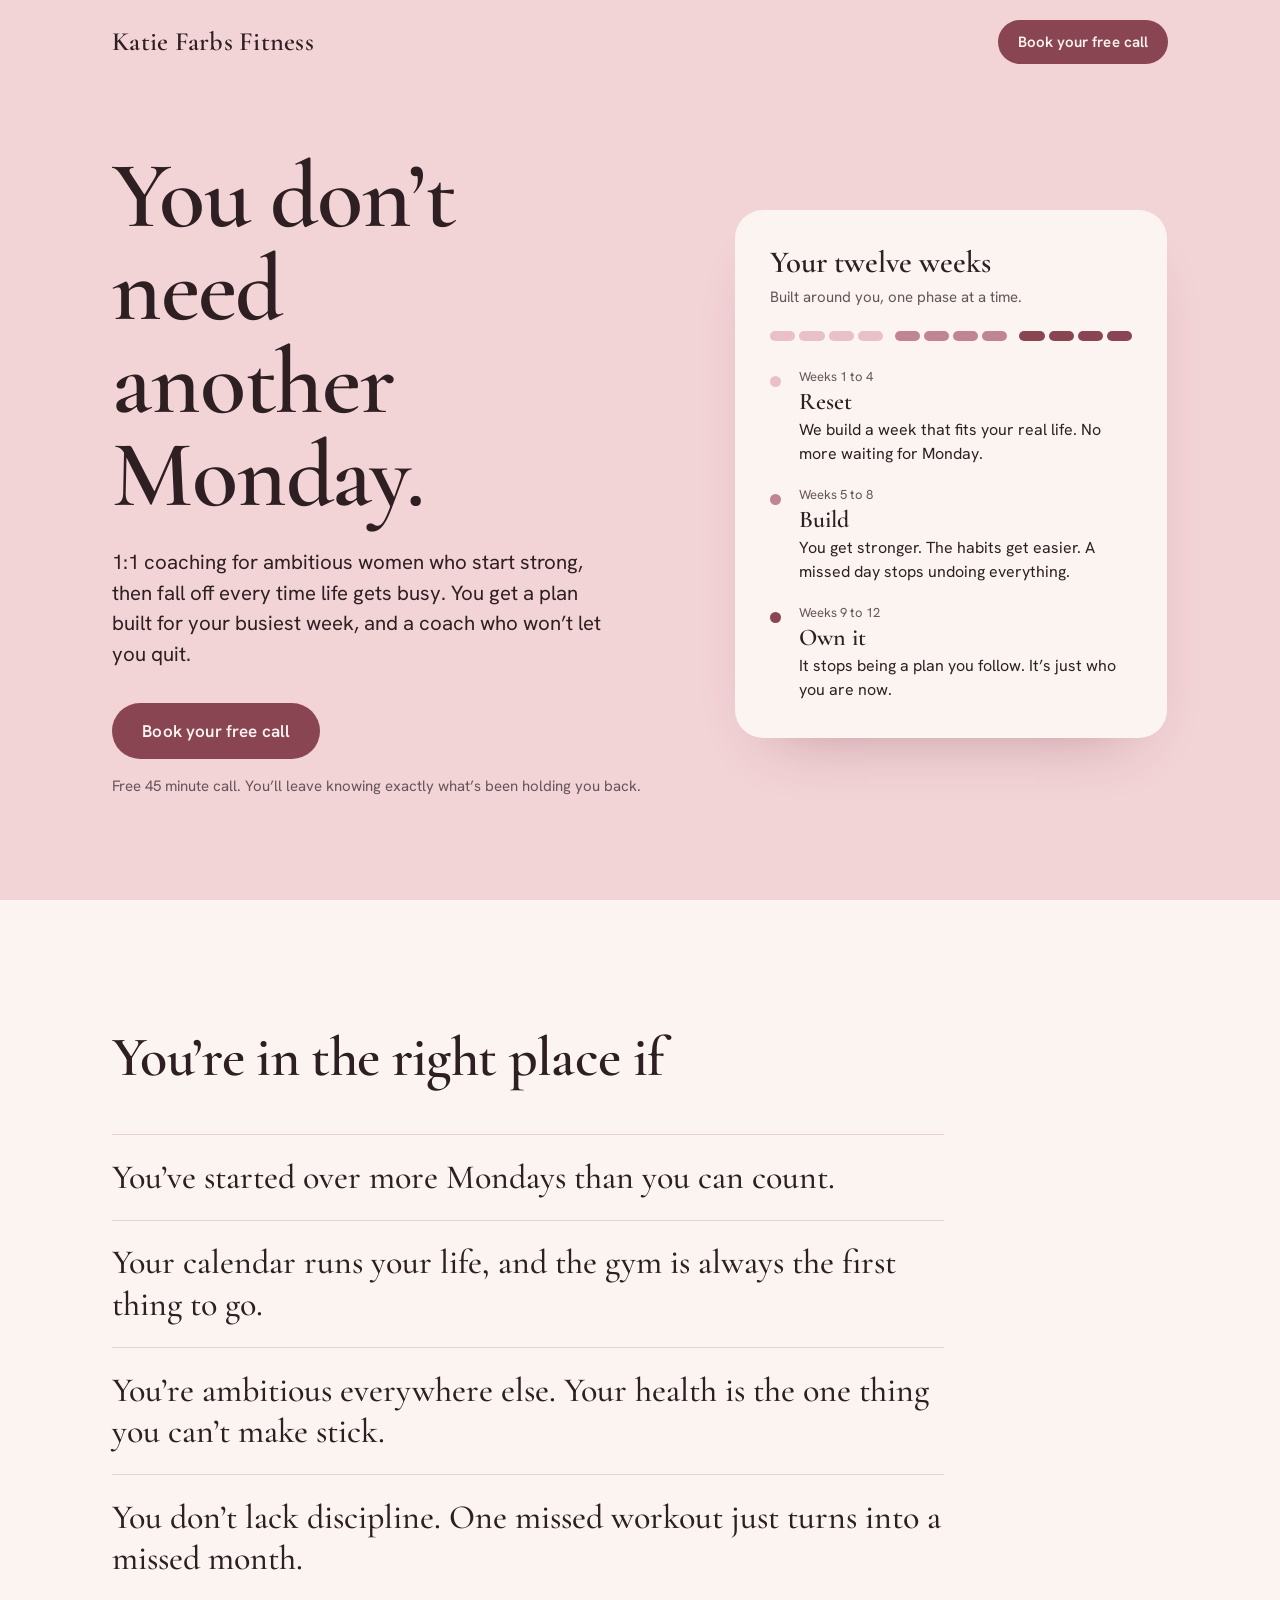
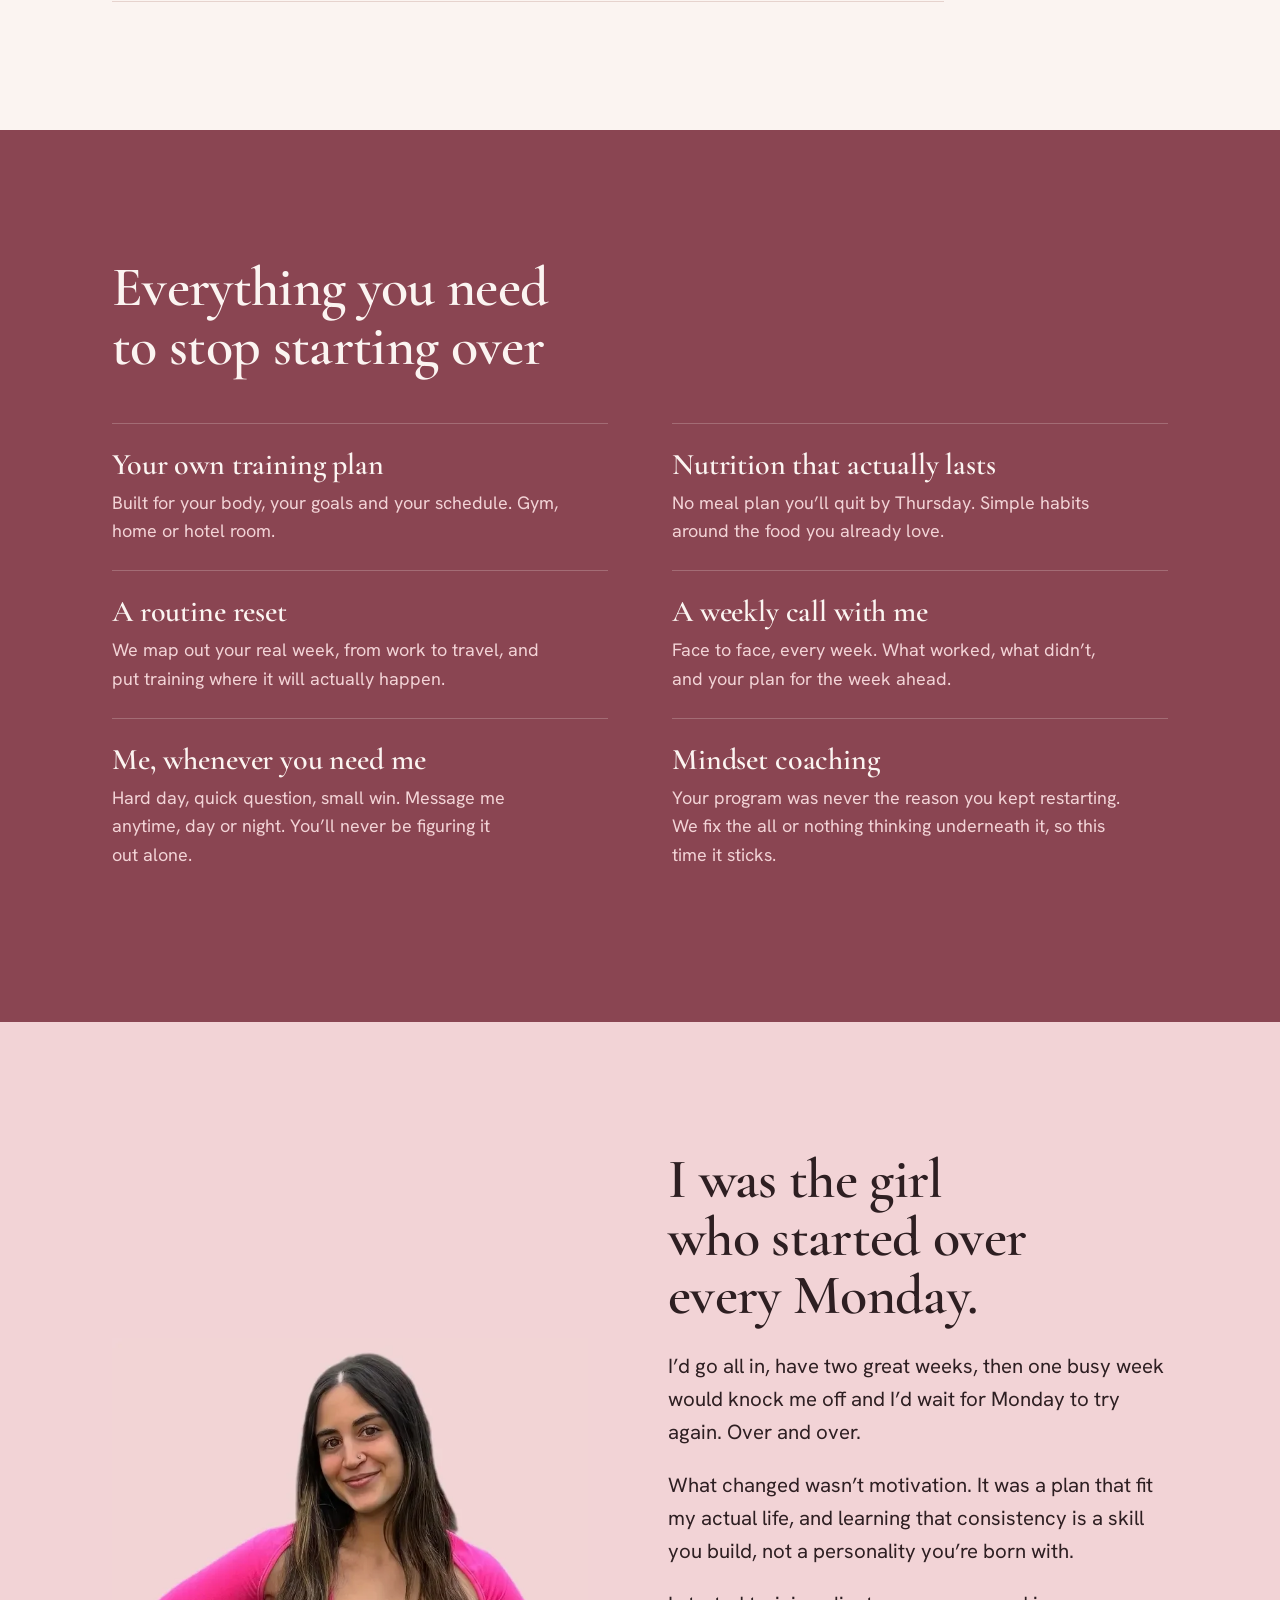
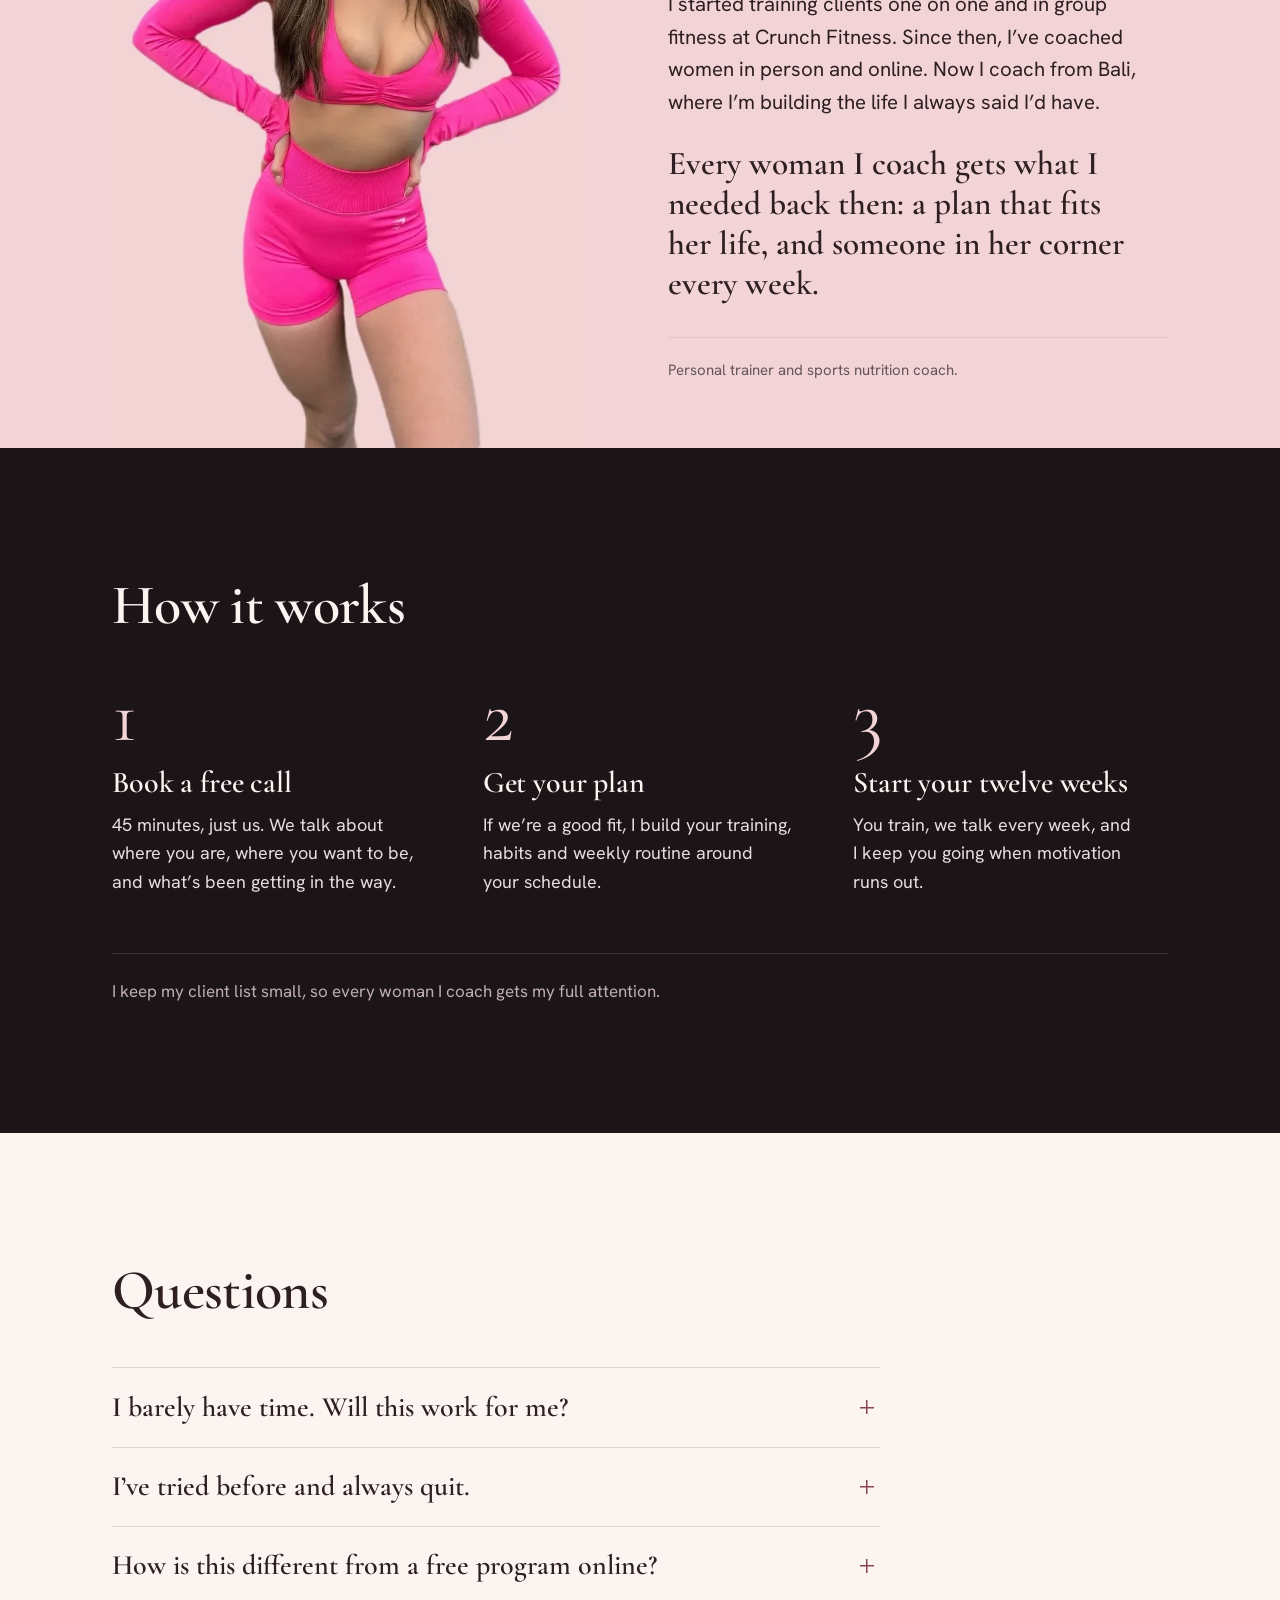
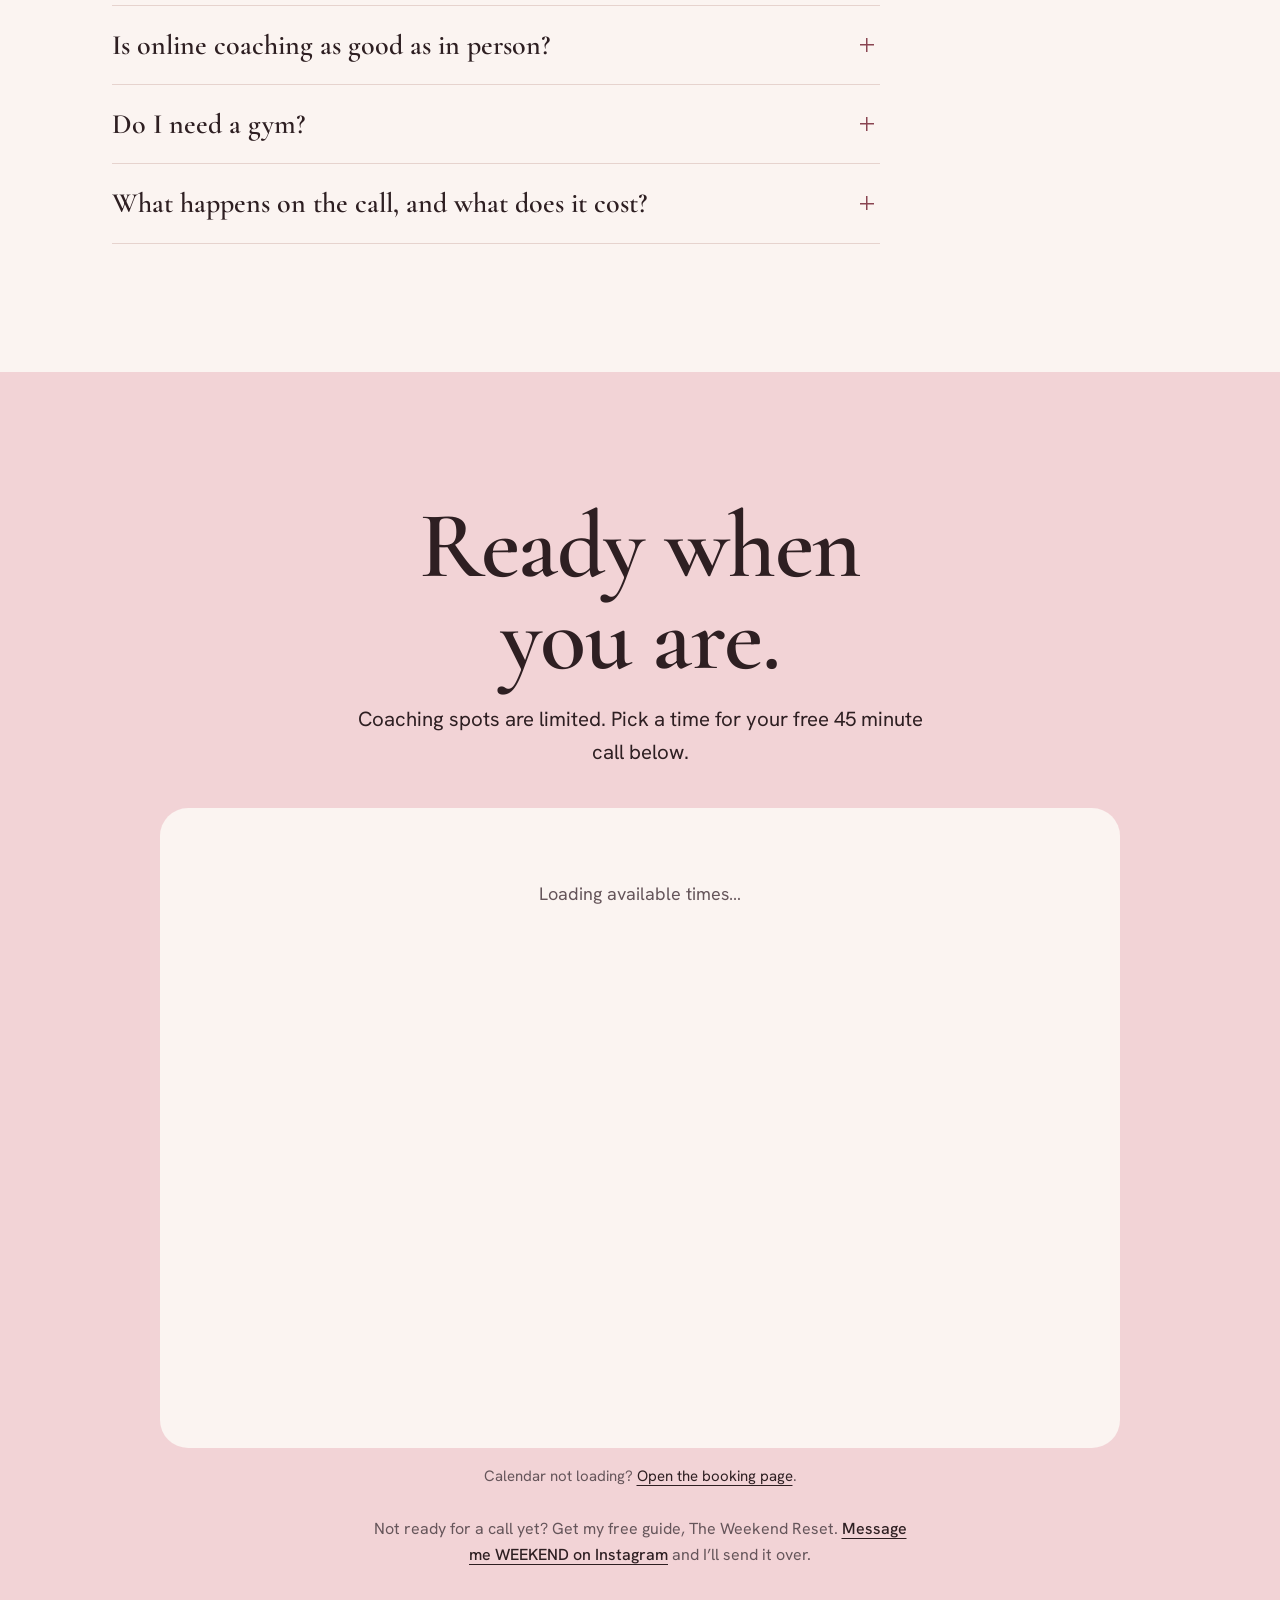
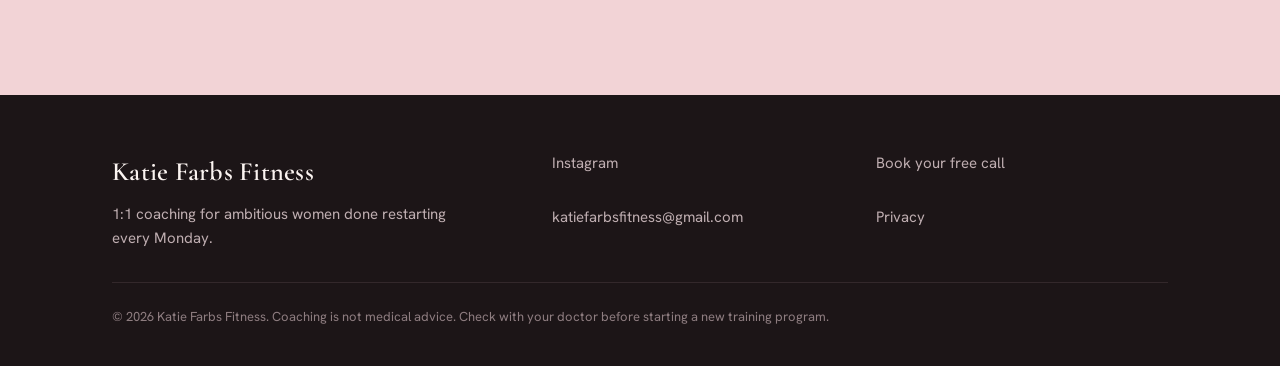
<file: index.html>
<!DOCTYPE html>
<html lang="en">
<head>
  <meta charset="utf-8">
  <meta name="viewport" content="width=device-width, initial-scale=1">
  <title>Katie Farbs Fitness | 1:1 coaching for women done restarting every Monday</title>
  <meta name="description" content="1:1 coaching for ambitious women who are done starting over. A plan built for your real life and a coach in your corner every week, for twelve weeks.">
  <meta property="og:type" content="website">
  <meta property="og:title" content="Katie Farbs Fitness">
  <meta property="og:description" content="You don't need another Monday. 1:1 coaching for ambitious women who are done starting over.">
  <meta property="og:url" content="https://katiefarbsfitness.com/">
  <meta property="og:image" content="https://katiefarbsfitness.com/og.jpg">
  <meta property="og:image:width" content="1200">
  <meta property="og:image:height" content="630">
  <meta property="og:image:alt" content="Katie Farbs Fitness. You don’t need another Monday.">
  <meta name="twitter:card" content="summary_large_image">
  <meta name="theme-color" content="#F2D3D6">
  <link rel="icon" href="favicon.svg" type="image/svg+xml">
  <link rel="preconnect" href="https://fonts.googleapis.com">
  <link rel="preconnect" href="https://fonts.gstatic.com" crossorigin>
  <link href="https://fonts.googleapis.com/css2?family=Cormorant+Garamond:wght@500;600&family=Hanken+Grotesk:wght@400;500;600&display=swap" rel="stylesheet">
  <link rel="stylesheet" href="styles.css?v=2">
  <!-- META PIXEL: base code goes here once the ad account is set up. -->
</head>
<body>
  <a class="skip" href="#main">Skip to content</a>

  <header class="site-header">
    <div class="wrap">
      <a class="wordmark" href="./">Katie Farbs Fitness</a>
      <a class="btn btn--small" href="#book">Book your free call</a>
    </div>
  </header>

  <main id="main">

    <section class="hero" aria-labelledby="hero-title">
      <div class="wrap hero__grid">
        <div>
          <h1 id="hero-title">You don’t need another Monday.</h1>
          <p class="hero__lede">1:1 coaching for ambitious women who start strong, then fall off every time life gets busy. You get a plan built for your busiest week, and a coach who won’t let you quit.</p>
          <a class="btn" href="#book">Book your free call</a>
          <p class="reassure">Free 45 minute call. You’ll leave knowing exactly what’s been holding you back.</p>
        </div>

        <figure class="plan" aria-labelledby="plan-title">
          <p class="plan__title" id="plan-title">Your twelve weeks</p>
          <p class="plan__sub">Built around you, one phase at a time.</p>
          <div class="track" id="track" aria-hidden="true"></div>
          <ol class="phases">
            <li>
              <i style="background:#E9C0C5" aria-hidden="true"></i>
              <div>
                <span class="weeks">Weeks 1 to 4</span>
                <strong>Reset</strong>
                <p>We build a week that fits your real life. No more waiting for Monday.</p>
              </div>
            </li>
            <li>
              <i style="background:#C08591" aria-hidden="true"></i>
              <div>
                <span class="weeks">Weeks 5 to 8</span>
                <strong>Build</strong>
                <p>You get stronger. The habits get easier. A missed day stops undoing everything.</p>
              </div>
            </li>
            <li>
              <i style="background:#8A4552" aria-hidden="true"></i>
              <div>
                <span class="weeks">Weeks 9 to 12</span>
                <strong>Own it</strong>
                <p>It stops being a plan you follow. It’s just who you are now.</p>
              </div>
            </li>
          </ol>
        </figure>
      </div>
    </section>

    <section class="section" aria-labelledby="fit-title">
      <div class="wrap">
        <div class="section__head">
          <h2 id="fit-title">You’re in the right place if</h2>
        </div>
        <ul class="fit">
          <li>You’ve started over more Mondays than you can count.</li>
          <li>Your calendar runs your life, and the gym is always the first thing to go.</li>
          <li>You’re ambitious everywhere else. Your health is the one thing you can’t make stick.</li>
          <li>You don’t lack discipline. One missed workout just turns into a missed month.</li>
        </ul>
      </div>
    </section>

    <section class="section section--rose" aria-labelledby="get-title">
      <div class="wrap">
        <div class="section__head">
          <h2 id="get-title">Everything you need to stop starting over</h2>
        </div>
        <ul class="get">
          <li>
            <h3>Your own training plan</h3>
            <p>Built for your body, your goals and your schedule. Gym, home or hotel room.</p>
          </li>
          <li>
            <h3>Nutrition that actually lasts</h3>
            <p>No meal plan you’ll quit by Thursday. Simple habits around the food you already love.</p>
          </li>
          <li>
            <h3>A routine reset</h3>
            <p>We map out your real week, from work to travel, and put training where it will actually happen.</p>
          </li>
          <li>
            <h3>A weekly call with me</h3>
            <p>Face to face, every week. What worked, what didn’t, and your plan for the week ahead.</p>
          </li>
          <li>
            <h3>Me, whenever you need me</h3>
            <p>Hard day, quick question, small win. Message me anytime, day or night. You’ll never be figuring it out alone.</p>
          </li>
          <li>
            <h3>Mindset coaching</h3>
            <p>Your program was never the reason you kept restarting. We fix the all or nothing thinking underneath it, so this time it sticks.</p>
          </li>
        </ul>
      </div>
    </section>

    <section class="section katie" aria-labelledby="katie-title">
      <div class="wrap katie__grid">
        <div class="katie__photo">
          <img src="[data-uri]" alt="Katie Farbs, personal trainer and coach, smiling in a pink training set" width="760" height="1133" decoding="async">
        </div>
        <div class="katie__copy">
          <h2 id="katie-title">I was the girl who started over every Monday.</h2>
          <p>I’d go all in, have two great weeks, then one busy week would knock me off and I’d wait for Monday to try again. Over and over.</p>
          <p>What changed wasn’t motivation. It was a plan that fit my actual life, and learning that consistency is a skill you build, not a personality you’re born with.</p>
          <p>I started training clients one on one and in group fitness at Crunch Fitness. Since then, I’ve coached women in person and online. Now I coach from Bali, where I’m building the life I always said I’d have.</p>
          <p class="katie__punch">Every woman I coach gets what I needed back then: a plan that fits her life, and someone in her corner every week.</p>
          <p class="katie__creds">Personal trainer and sports nutrition coach.</p>
        </div>
      </div>
    </section>

    <section class="section steps" aria-labelledby="steps-title">
      <div class="wrap">
        <div class="section__head">
          <h2 id="steps-title">How it works</h2>
        </div>
        <ol>
          <li>
            <h3>Book a free call</h3>
            <p>45 minutes, just us. We talk about where you are, where you want to be, and what’s been getting in the way.</p>
          </li>
          <li>
            <h3>Get your plan</h3>
            <p>If we’re a good fit, I build your training, habits and weekly routine around your schedule.</p>
          </li>
          <li>
            <h3>Start your twelve weeks</h3>
            <p>You train, we talk every week, and I keep you going when motivation runs out.</p>
          </li>
        </ol>
        <p class="steps__note">I keep my client list small, so every woman I coach gets my full attention.</p>
      </div>
    </section>

    <section class="section" aria-labelledby="faq-title">
      <div class="wrap">
        <div class="section__head">
          <h2 id="faq-title">Questions</h2>
        </div>
        <div class="faq">
          <details>
            <summary>I barely have time. Will this work for me?</summary>
            <p>Yes. That’s exactly who it’s for. We start with what you can actually do this week, even if that’s two short workouts.</p>
          </details>
          <details>
            <summary>I’ve tried before and always quit.</summary>
            <p>Most women I work with have. This time you’re not doing it alone. When you miss a day, we adjust the plan instead of starting over.</p>
          </details>
          <details>
            <summary>How is this different from a free program online?</summary>
            <p>A free program gives you workouts and leaves the rest to you. With me, you get a plan built around your week, a call every week, and someone who notices when you start slipping and pulls you back in. That’s the part you can’t download.</p>
          </details>
          <details>
            <summary>Is online coaching as good as in person?</summary>
            <p>For staying consistent, it’s often better. I’m with you all week, not just for one hour in a gym, so I’m there on the days you’d usually quit.</p>
          </details>
          <details>
            <summary>Do I need a gym?</summary>
            <p>No. Your plan is built around what you have, whether that’s a full gym, a home setup or a hotel room.</p>
          </details>
          <details>
            <summary>What happens on the call, and what does it cost?</summary>
            <p>We talk about your goals, what’s gotten in the way before, and whether we’re the right fit. If we are, I’ll walk you through the program and the investment. If we’re not, I’ll tell you honestly and point you in the right direction.</p>
          </details>
        </div>
      </div>
    </section>

    <section class="section book" id="book" aria-labelledby="book-title">
      <div class="wrap">
        <div class="book__head">
          <h2 id="book-title">Ready when you are.</h2>
          <p>Coaching spots are limited. Pick a time for your free 45 minute call below.</p>
        </div>
        <div class="book__embed has-calendar" id="cal-inline" aria-label="Booking calendar"><p class="cal-loading" id="cal-loading">Loading available times…</p></div>
        <p class="book__fallback">Calendar not loading? <a href="https://cal.com/katiefarbs/free-call">Open the booking page</a>.</p>
        <p class="book__alt">Not ready for a call yet? Get my free guide, The Weekend Reset. <a href="https://ig.me/m/katiefarbs">Message me WEEKEND on Instagram</a> and I’ll send it over.</p>
      </div>
    </section>

  </main>

  <footer class="site-footer">
    <div class="wrap">
      <div>
        <a class="wordmark" href="./">Katie Farbs Fitness</a>
        <p>1:1 coaching for ambitious women done restarting every Monday.</p>
      </div>
      <ul>
        <li><a href="https://instagram.com/katiefarbs">Instagram</a></li>
        <li><a href="mailto:katiefarbsfitness@gmail.com">katiefarbsfitness@gmail.com</a></li>
      </ul>
      <ul>
        <li><a href="#book">Book your free call</a></li>
        <li><a href="privacy.html">Privacy</a></li>
      </ul>
      <small>© 2026 Katie Farbs Fitness. Coaching is not medical advice. Check with your doctor before starting a new training program.</small>
    </div>
  </footer>

  <div class="sticky-cta" id="sticky-cta" aria-hidden="true">
    <a class="btn" href="#book" tabindex="-1">Book your free call</a>
  </div>

  <script>
    (function () {
      var track = document.getElementById('track');
      var html = '';
      for (var i = 0; i < 12; i++) {
        html += '<span class="' + (i < 4 ? 'p1' : i < 8 ? 'p2' : 'p3') + '" style="--i:' + i + '"></span>';
      }
      track.innerHTML = html;
      requestAnimationFrame(function () { requestAnimationFrame(function () { track.classList.add('is-filled'); }); });

      var bar = document.getElementById('sticky-cta');
      var hero = document.querySelector('.hero');
      var book = document.getElementById('book');
      if (!('IntersectionObserver' in window)) return;
      var heroOut = false, bookIn = false;
      function update() {
        var show = heroOut && !bookIn;
        bar.classList.toggle('is-visible', show);
        bar.setAttribute('aria-hidden', show ? 'false' : 'true');
        bar.querySelector('a').tabIndex = show ? 0 : -1;
      }
      new IntersectionObserver(function (e) { heroOut = !e[0].isIntersecting; update(); }).observe(hero);
      new IntersectionObserver(function (e) { bookIn = e[0].isIntersecting; update(); }, { threshold: 0.15 }).observe(book);
    })();
  </script>

  <script>
    (function (C, A, L) { var p = function (a, ar) { a.q.push(ar); }; var d = C.document; C.Cal = C.Cal || function () { var cal = C.Cal; var ar = arguments; if (!cal.loaded) { cal.ns = {}; cal.q = cal.q || []; d.head.appendChild(d.createElement("script")).src = A; cal.loaded = true; } if (ar[0] === L) { var api = function () { p(api, arguments); }; var namespace = ar[1]; api.q = api.q || []; if (typeof namespace === "string") { cal.ns[namespace] = cal.ns[namespace] || api; p(cal.ns[namespace], ar); p(cal, ["initNamespace", namespace]); } else p(cal, ar); return; } p(cal, ar); }; })(window, "https://app.cal.com/embed/embed.js", "init");
    Cal("init", "free-call", { origin: "https://cal.com" });
    Cal.ns["free-call"]("inline", { elementOrSelector: "#cal-inline", calLink: "katiefarbs/free-call", config: { layout: "month_view", theme: "light" } });
    Cal.ns["free-call"]("ui", { theme: "light", hideEventTypeDetails: false, layout: "month_view", cssVarsPerTheme: { light: { "cal-brand": "#8A4552" } } });
    Cal.ns["free-call"]("on", { action: "linkReady", callback: function () { var l = document.getElementById("cal-loading"); if (l) l.remove(); } });
    // After a booking, send her to the confirmation page (where the Meta Pixel will count it).
    Cal.ns["free-call"]("on", { action: "bookingSuccessfulV2", callback: function () { window.location.href = "thank-you.html"; } });
  </script>
</body>
</html>
</file>
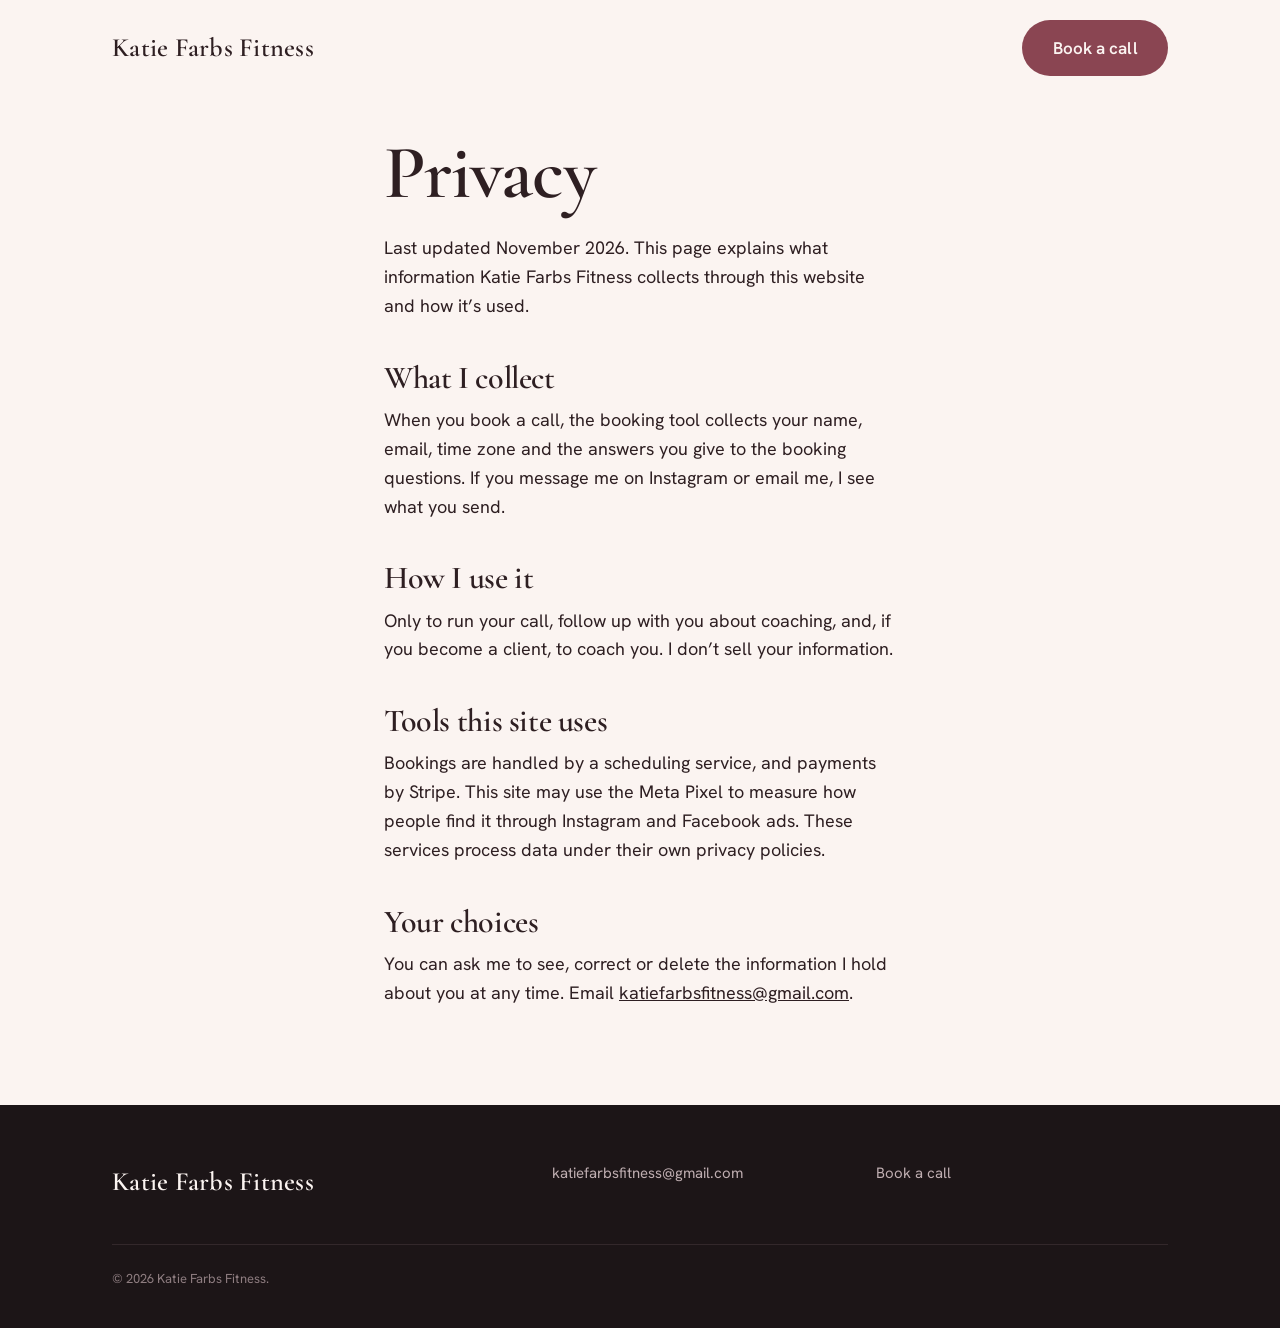
<file: privacy.html>
<!DOCTYPE html>
<html lang="en">
<head>
  <meta charset="utf-8">
  <meta name="viewport" content="width=device-width, initial-scale=1">
  <title>Privacy | Katie Farbs Fitness</title>
  <link rel="icon" href="favicon.svg" type="image/svg+xml">
  <link rel="preconnect" href="https://fonts.googleapis.com">
  <link rel="preconnect" href="https://fonts.gstatic.com" crossorigin>
  <link href="https://fonts.googleapis.com/css2?family=Cormorant+Garamond:wght@500;600&family=Hanken+Grotesk:wght@400;500;600&display=swap" rel="stylesheet">
  <link rel="stylesheet" href="styles.css?v=2">
</head>
<body>
  <header class="site-header">
    <div class="wrap">
      <a class="wordmark" href="./">Katie Farbs Fitness</a>
      <a class="btn" href="./#book">Book a call</a>
    </div>
  </header>
  <main class="page">
    <div class="wrap prose">
      <h1>Privacy</h1>
      <p>Last updated November 2026. This page explains what information Katie Farbs Fitness collects through this website and how it’s used.</p>

      <h2>What I collect</h2>
      <p>When you book a call, the booking tool collects your name, email, time zone and the answers you give to the booking questions. If you message me on Instagram or email me, I see what you send.</p>

      <h2>How I use it</h2>
      <p>Only to run your call, follow up with you about coaching, and, if you become a client, to coach you. I don’t sell your information.</p>

      <h2>Tools this site uses</h2>
      <p>Bookings are handled by a scheduling service, and payments by Stripe. This site may use the Meta Pixel to measure how people find it through Instagram and Facebook ads. These services process data under their own privacy policies.</p>

      <h2>Your choices</h2>
      <p>You can ask me to see, correct or delete the information I hold about you at any time. Email <a href="mailto:katiefarbsfitness@gmail.com">katiefarbsfitness@gmail.com</a>.</p>
    </div>
  </main>
  <footer class="site-footer">
    <div class="wrap">
      <div><a class="wordmark" href="./">Katie Farbs Fitness</a></div>
      <ul><li><a href="mailto:katiefarbsfitness@gmail.com">katiefarbsfitness@gmail.com</a></li></ul>
      <ul><li><a href="./#book">Book a call</a></li></ul>
      <small>© 2026 Katie Farbs Fitness.</small>
    </div>
  </footer>
</body>
</html>
</file>
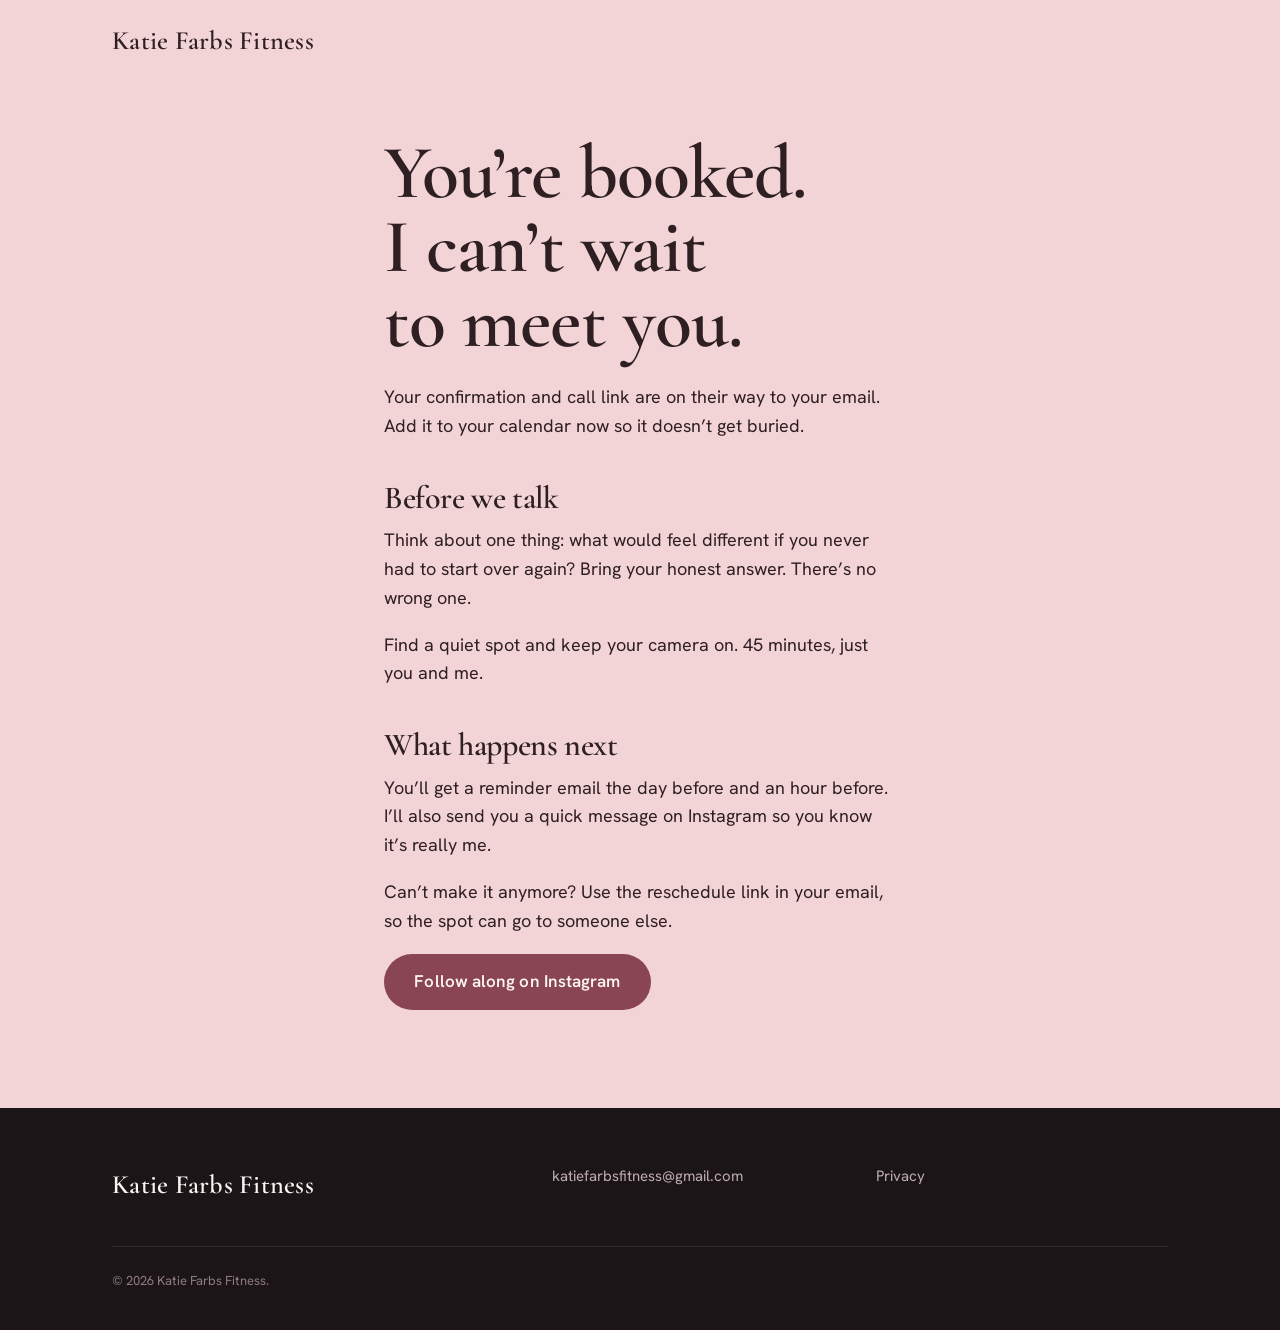
<file: thank-you.html>
<!DOCTYPE html>
<html lang="en">
<head>
  <meta charset="utf-8">
  <meta name="viewport" content="width=device-width, initial-scale=1">
  <title>You’re booked | Katie Farbs Fitness</title>
  <meta name="robots" content="noindex">
  <link rel="icon" href="favicon.svg" type="image/svg+xml">
  <link rel="preconnect" href="https://fonts.googleapis.com">
  <link rel="preconnect" href="https://fonts.gstatic.com" crossorigin>
  <link href="https://fonts.googleapis.com/css2?family=Cormorant+Garamond:wght@500;600&family=Hanken+Grotesk:wght@400;500;600&display=swap" rel="stylesheet">
  <link rel="stylesheet" href="styles.css">
  <!-- META PIXEL: base code here, plus fbq('track', 'Schedule') so ads can count bookings. -->
</head>
<body>
  <header class="site-header">
    <div class="wrap">
      <a class="wordmark" href="./">Katie Farbs Fitness</a>
    </div>
  </header>
  <main class="page page--blush">
    <div class="wrap prose">
      <h1>You’re booked. I can’t wait to meet you.</h1>
      <p>Your confirmation and call link are on their way to your email. Add it to your calendar now so it doesn’t get buried.</p>
      <h2>Before we talk</h2>
      <p>Think about one thing: what would feel different if you never had to start over again? Bring your honest answer. There’s no wrong one.</p>
      <p>Find a quiet spot and keep your camera on. 45 minutes, just you and me.</p>
      <h2>What happens next</h2>
      <p>You’ll get a reminder email the day before and an hour before. I’ll also send you a quick message on Instagram so you know it’s really me.</p>
      <p>Can’t make it anymore? Use the reschedule link in your email, so the spot can go to someone else.</p>
      <p><a class="btn" href="https://instagram.com/katiefarbs">Follow along on Instagram</a></p>
    </div>
  </main>
  <footer class="site-footer">
    <div class="wrap">
      <div><a class="wordmark" href="./">Katie Farbs Fitness</a></div>
      <ul><li><a href="mailto:katiefarbsfitness@gmail.com">katiefarbsfitness@gmail.com</a></li></ul>
      <ul><li><a href="privacy.html">Privacy</a></li></ul>
      <small>© 2026 Katie Farbs Fitness.</small>
    </div>
  </footer>
</body>
</html>
</file>
<file: styles.css>
/* Katie Farbs Fitness
   Brand palette from Instagram (blush, cream) anchored by rosewood and an obsidian gym tone.
   Display: Cormorant Garamond. Text: Hanken Grotesk.
   One signature element: the twelve week journey card in the hero. Everything else stays quiet. */

:root {
  --blush: #F2D3D6;
  --blush-deep: #E9C0C5;
  --cream: #FBF4F1;
  --ink: #2E1F22;
  --rose: #8A4552;
  --rose-deep: #6E3341;
  --stone: #E6D3CE;
  --obsidian: #1C1517;
  --muted: #65555A;
  --on-dark: #E9DCDD;
  --on-dark-muted: #BFAEB1;

  --display: "Cormorant Garamond", "Times New Roman", serif;
  --text: "Hanken Grotesk", system-ui, -apple-system, "Segoe UI", sans-serif;

  --body: 1.125rem;          /* 18px: research sweet spot for mobile reading */
  --lede: clamp(1.1875rem, 1.6vw, 1.375rem);
  --h3: clamp(1.5rem, 2.4vw, 1.875rem);
  --h2: clamp(2.25rem, 4.6vw, 3.5rem);
  --h1: clamp(3.1rem, 7.4vw, 6.25rem);

  --gutter: clamp(1.25rem, 5vw, 4rem);
  --max: 74rem;
  --measure: 36rem;
}

*, *::before, *::after { box-sizing: border-box; }
html { -webkit-text-size-adjust: 100%; scroll-behavior: smooth; }
@media (prefers-reduced-motion: reduce) { html { scroll-behavior: auto; } }

body {
  margin: 0;
  background: var(--cream);
  color: var(--ink);
  font-family: var(--text);
  font-size: var(--body);
  line-height: 1.6;
  -webkit-font-smoothing: antialiased;
  text-rendering: optimizeLegibility;
}

img { display: block; max-width: 100%; height: auto; }
a { color: inherit; }
:focus-visible { outline: 2px solid var(--rose); outline-offset: 3px; border-radius: 2px; }

.skip { position: absolute; left: -999px; top: 0; background: var(--ink); color: var(--cream); padding: .6rem 1rem; z-index: 60; }
.skip:focus { left: 1rem; top: 1rem; }

h1, h2, h3 { font-family: var(--display); font-weight: 600; margin: 0; letter-spacing: -0.012em; text-wrap: balance; }
p, li { text-wrap: pretty; }
h1 { font-size: var(--h1); line-height: .98; }
h2 { font-size: var(--h2); line-height: 1.04; }
h3 { font-size: var(--h3); line-height: 1.15; letter-spacing: -0.005em; }
p { margin: 0 0 1em; }

.wrap { width: 100%; max-width: var(--max); margin: 0 auto; padding: 0 var(--gutter); }

/* Buttons: one action across the page, always the same words */
.btn {
  display: inline-flex; align-items: center; justify-content: center;
  min-height: 3.5rem;
  padding: 0 1.9rem;
  border-radius: 999px;
  background: var(--rose);
  color: var(--cream);
  font: 600 1.0625rem/1 var(--text);
  letter-spacing: .005em;
  text-decoration: none;
  transition: background-color .2s ease;
}
.btn:hover { background: var(--rose-deep); }
.btn--small { min-height: 2.75rem; padding: 0 1.25rem; font-size: .9375rem; }
.btn--light { background: var(--cream); color: var(--ink); }
.btn--light:hover { background: #fff; }
.reassure { font-size: .9375rem; color: var(--muted); margin: .9rem 0 0; }

/* Header */
.site-header { position: absolute; inset: 0 0 auto; z-index: 10; }
.site-header .wrap { display: flex; align-items: center; justify-content: space-between; padding-top: 1.25rem; padding-bottom: 1.25rem; }
.wordmark { font-family: var(--display); font-size: 1.65rem; font-weight: 600; text-decoration: none; letter-spacing: .01em; }

/* Hero */
.hero { background: var(--blush); padding: 7.5rem 0 4.5rem; }
.hero__grid { display: grid; gap: 3.5rem; align-items: center; }
@media (min-width: 960px) {
  .hero { min-height: 100svh; display: flex; align-items: center; padding: 8rem 0 5rem; }
  .hero__grid { grid-template-columns: 1.25fr 1fr; gap: 5rem; }
}
.hero h1 { max-width: 9.5ch; margin-bottom: 1.6rem; }
.hero__lede { font-size: var(--lede); line-height: 1.5; max-width: 31rem; margin-bottom: 2.1rem; }

/* The signature: twelve weeks, no restarts */
.plan {
  background: var(--cream);
  border-radius: 28px;
  padding: clamp(1.4rem, 3vw, 2.2rem);
  max-width: 27rem;
  width: 100%;
  justify-self: center;
  box-shadow: 0 30px 60px -40px rgba(110, 51, 65, .45);
}
.plan__title { font-family: var(--display); font-size: clamp(1.6rem, 2.4vw, 2rem); font-weight: 600; line-height: 1.1; margin: 0 0 .35rem; }
.plan__sub { font-size: .9375rem; color: var(--muted); margin: 0 0 1.4rem; }
.track { display: flex; gap: 4px; margin-bottom: 1.6rem; }
.track span { flex: 1; }
.track span:nth-child(4), .track span:nth-child(8) { margin-right: 8px; }
.track span {
  height: 10px; border-radius: 99px; background: var(--stone);
  transform-origin: left center; transform: scaleX(.15); opacity: .6;
  transition: transform .45s cubic-bezier(.2,.7,.2,1), opacity .45s ease, background-color .45s ease;
  transition-delay: calc(var(--i) * 70ms + 300ms);
}
.track.is-filled span { transform: scaleX(1); opacity: 1; }
.track.is-filled span.p1 { background: var(--blush-deep); }
.track.is-filled span.p2 { background: #C08591; }
.track.is-filled span.p3 { background: var(--rose); }
.phases { list-style: none; margin: 0; padding: 0; display: grid; gap: 1.15rem; }
.phases li { display: grid; grid-template-columns: .9rem 1fr; gap: 0 .9rem; }
.phases i { width: .7rem; height: .7rem; border-radius: 50%; margin-top: .55rem; }
.phases .weeks { display: block; font-size: .8125rem; color: var(--muted); }
.phases strong { display: block; font-family: var(--display); font-size: 1.5rem; font-weight: 600; line-height: 1.15; }
.phases p { margin: .2rem 0 0; font-size: 1rem; line-height: 1.5; color: var(--ink); }
@media (prefers-reduced-motion: reduce) { .track span { transition: none; transform: none; opacity: 1; } }

/* Sections */
.section { padding: clamp(4.5rem, 10vw, 8rem) 0; }
.section__head { max-width: 46rem; margin-bottom: clamp(2rem, 4vw, 3rem); }
.section__head p { color: var(--muted); font-size: var(--lede); line-height: 1.5; margin: 1rem 0 0; }

/* Who it's for */
.fit { list-style: none; margin: 0; padding: 0; border-top: 1px solid var(--stone); max-width: 52rem; }
.fit li {
  font-family: var(--display);
  font-size: clamp(1.5rem, 2.7vw, 2.125rem);
  font-weight: 500;
  line-height: 1.22;
  padding: 1.35rem 0;
  border-bottom: 1px solid var(--stone);
}

/* What you get */
.get { list-style: none; margin: 0; padding: 0; display: grid; gap: 0 4rem; }
@media (min-width: 820px) { .get { grid-template-columns: 1fr 1fr; } }
.get li { padding: 1.5rem 0; border-top: 1px solid var(--stone); }
.get h3 { margin-bottom: .4rem; }
/* What you get: its own rosewood band so it reads as a new section */
.section--rose { background: var(--rose); color: var(--cream); }
.section--rose h2, .section--rose h3 { color: var(--cream); }
.section--rose .get li { border-top-color: rgba(251, 244, 241, .22); }
.section--rose .get p { color: var(--blush); }

.get p { color: var(--muted); margin: 0; max-width: 28rem; }

/* Meet Katie: blush section, cutout portrait sits on the section floor */
.katie { background: var(--blush); padding-bottom: 0; overflow: hidden; }
.katie__grid { display: grid; gap: 2.5rem; align-items: end; }
@media (min-width: 900px) { .katie__grid { grid-template-columns: 1fr 1.05fr; gap: 5rem; } }
.katie__copy { padding-bottom: clamp(1rem, 4vw, 6rem); }
@media (max-width: 899px) { .katie__copy { order: -1; padding-bottom: 0; } }
.katie__photo { max-width: 34rem; width: 100%; justify-self: center; }
.katie__photo img { width: 100%; height: auto; }
.katie h2 { margin-bottom: 1.6rem; max-width: 14ch; }
.katie p { font-size: var(--lede); line-height: 1.6; max-width: 34rem; }
.katie__punch { font-family: var(--display); font-size: clamp(1.6rem, 2.6vw, 2.1rem) !important; font-weight: 600; line-height: 1.2 !important; margin-top: 1.6rem; }
.katie__creds { font-size: .9375rem !important; color: var(--muted); border-top: 1px solid var(--blush-deep); padding-top: 1.2rem; margin-top: 2rem; }

/* How it works: a real sequence, so it is numbered */
.steps { background: var(--obsidian); color: var(--on-dark); }
.steps h2, .steps h3 { color: var(--cream); }
.steps li::before { color: var(--blush) !important; }
.steps .steps__note { margin: 3.5rem 0 0; max-width: none; color: var(--on-dark-muted); font-size: 1.0625rem; border-top: 1px solid #3A2D30; padding-top: 1.5rem; }
.steps ol { list-style: none; counter-reset: step; margin: 0; padding: 0; display: grid; gap: 2.75rem; }
@media (min-width: 900px) { .steps ol { grid-template-columns: repeat(3, 1fr); gap: 3.5rem; } }
.steps li { counter-increment: step; }
.steps li::before { content: counter(step); display: block; font-family: var(--display); font-size: 4.75rem; line-height: .9; color: var(--rose); margin-bottom: 1rem; }
.steps h3 { margin-bottom: .6rem; }
.steps p { max-width: 22rem; margin: 0; }

/* FAQ */
.faq { max-width: 48rem; border-top: 1px solid var(--stone); }
.faq details { border-bottom: 1px solid var(--stone); }
.faq summary {
  cursor: pointer; list-style: none; position: relative;
  font-family: var(--display); font-size: clamp(1.4rem, 2.4vw, 1.75rem); font-weight: 600; line-height: 1.25;
  padding: 1.35rem 3rem 1.35rem 0;
}
.faq summary::-webkit-details-marker { display: none; }
.faq summary::after {
  content: ""; position: absolute; right: .4rem; top: 50%; width: 14px; height: 14px; margin-top: -7px;
  background:
    linear-gradient(var(--rose), var(--rose)) center / 14px 1.5px no-repeat,
    linear-gradient(var(--rose), var(--rose)) center / 1.5px 14px no-repeat;
  transition: transform .2s ease;
}
.faq details[open] summary::after { transform: rotate(45deg); }
.faq details p { color: var(--muted); padding: 0 0 1.4rem; margin: 0; max-width: 42rem; }

/* Booking */
.book { background: var(--blush); }
.book__head { text-align: center; max-width: 38rem; margin: 0 auto 2.5rem; }
.book__head h2 { font-size: var(--h1); line-height: .98; margin-bottom: 1.1rem; }
.book__head p { font-size: var(--lede); margin: 0; }
.book__embed { max-width: 60rem; margin: 0 auto; display: flex; justify-content: center; }
.book__embed.has-calendar { background: var(--cream); border-radius: 28px; min-height: 640px; overflow: hidden; display: block; padding: .5rem; }
.book__fallback { text-align: center; font-size: .9375rem; color: var(--muted); margin: 1rem 0 0; }
.book__fallback a { color: var(--ink); text-underline-offset: 4px; }
.book__alt { text-align: center; margin: 1.75rem auto 0; max-width: 34rem; font-size: 1rem; color: var(--muted); }
.book__alt a { color: var(--ink); font-weight: 500; text-underline-offset: 4px; }

/* Footer */
.site-footer { background: var(--obsidian); color: var(--on-dark-muted); padding: 3.5rem 0 7rem; font-size: .9375rem; }
@media (min-width: 760px) { .site-footer { padding-bottom: 2.5rem; } }
.site-footer .wrap { display: grid; gap: 2rem; }
@media (min-width: 760px) { .site-footer .wrap { grid-template-columns: 1.4fr 1fr 1fr; } }
.site-footer .wordmark { color: var(--cream); display: inline-block; margin-bottom: .5rem; }
.site-footer p { margin: 0; max-width: 22rem; }
.site-footer ul { list-style: none; margin: 0; padding: 0; display: grid; gap: .6rem; }
.site-footer a { text-decoration: none; }
.site-footer a:hover { color: var(--cream); text-decoration: underline; }
.site-footer small { grid-column: 1 / -1; color: #8E7D80; border-top: 1px solid #33282B; padding-top: 1.5rem; font-size: .8125rem; line-height: 1.5; }

/* Mobile sticky booking bar: appears after the hero, hides at the booking section */
.sticky-cta {
  position: fixed; left: 0; right: 0; bottom: 0; z-index: 40;
  padding: .75rem var(--gutter) calc(.75rem + env(safe-area-inset-bottom));
  background: rgba(251, 244, 241, .96);
  border-top: 1px solid var(--stone);
  transform: translateY(110%);
  transition: transform .25s ease;
}
.sticky-cta .btn { width: 100%; }
.sticky-cta.is-visible { transform: translateY(0); }
@media (min-width: 760px) { .sticky-cta { display: none; } }
@media (prefers-reduced-motion: reduce) { .sticky-cta { transition: none; } }

/* Simple pages */
.page { padding: 8.5rem 0 5rem; min-height: 72vh; }
.page h1 { font-size: clamp(2.8rem, 6vw, 4.75rem); margin-bottom: 1.5rem; max-width: 14ch; }
.page .prose { max-width: 40rem; }
.page .prose h2 { font-size: clamp(1.6rem, 2.6vw, 2rem); margin: 2.5rem 0 .75rem; }
.page--blush { background: var(--blush); }

@media (max-width: 600px) {
  .plan { padding: 1.4rem 1.35rem; border-radius: 22px; }
  .hero__grid { gap: 2.75rem; }
}

@media (max-width: 520px) {
  .wordmark { font-size: 1.4rem; }
  .site-header .btn { display: none; }
}

.cal-loading { text-align: center; color: var(--muted); padding: 4rem 1rem; margin: 0; }
</file>
